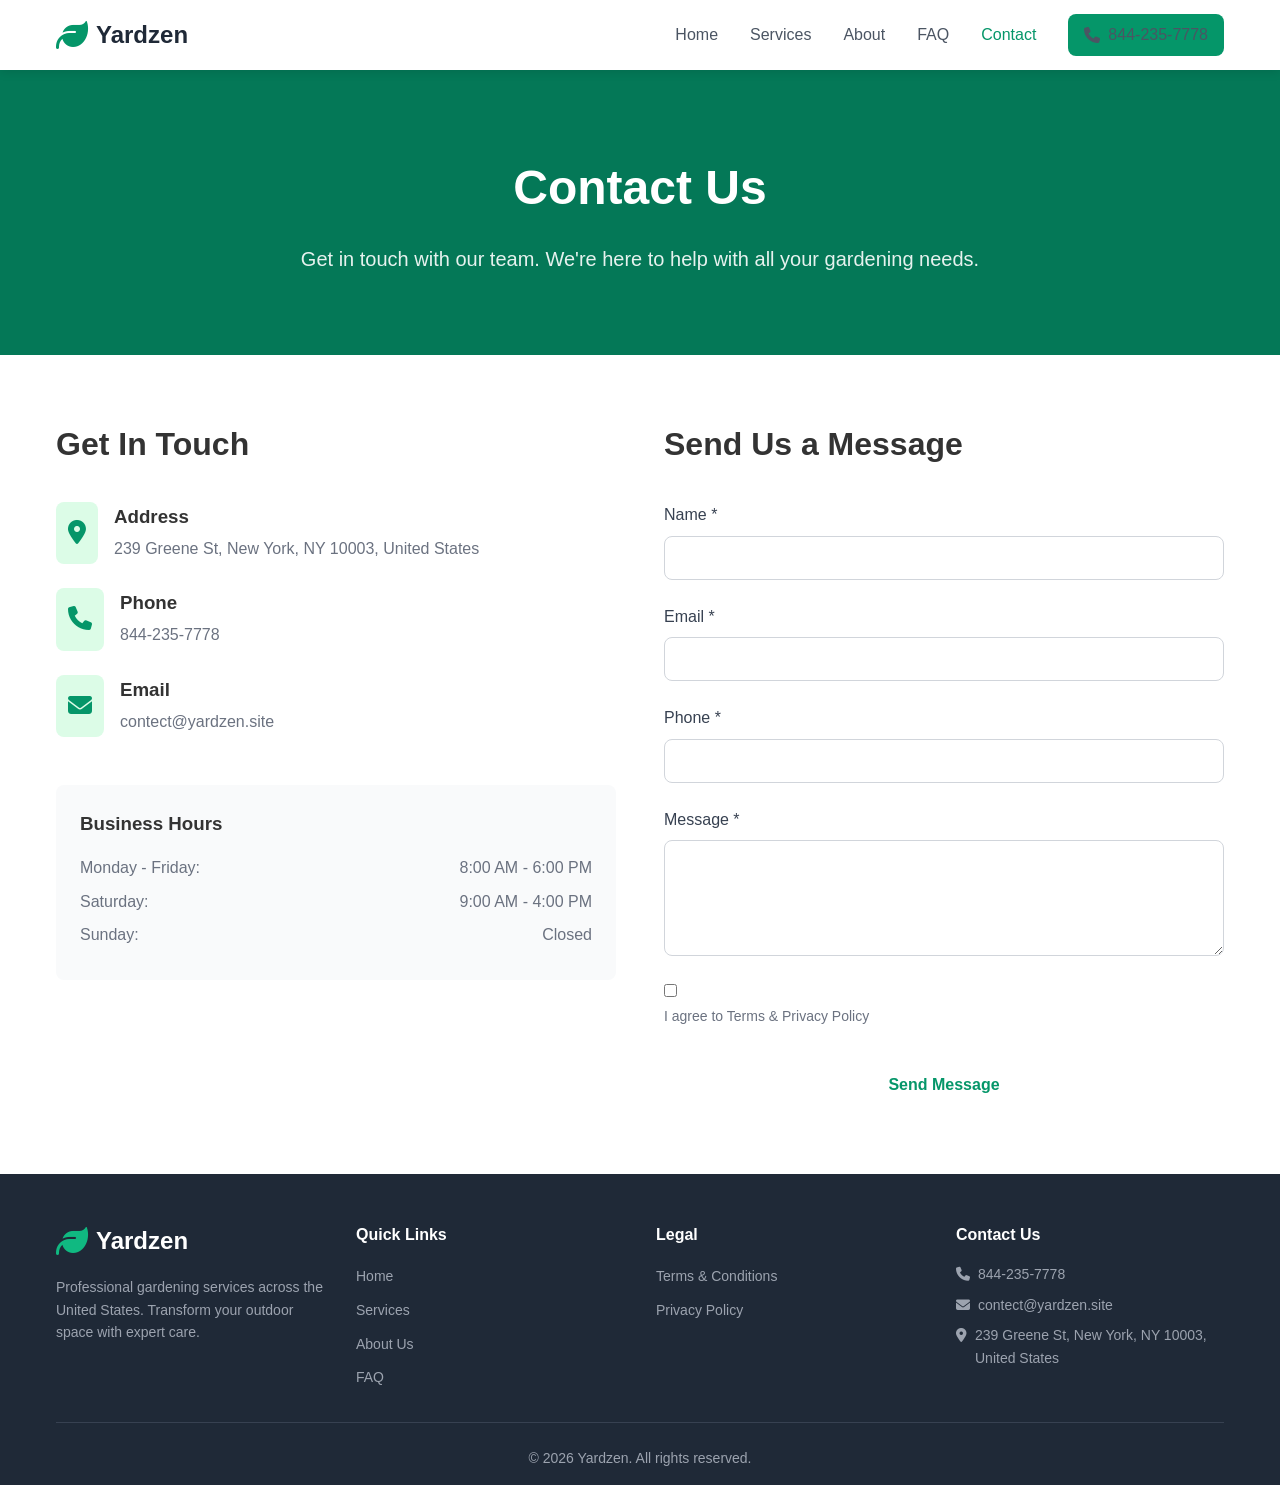
<file: contact.html>
<!DOCTYPE html>
<html lang="en">
<head>
    <meta charset="UTF-8">
    <meta name="viewport" content="width=device-width, initial-scale=1.0">
    <title>Contact Us - Yardzen</title>
    <link rel="stylesheet" href="styles.css">
    <link rel="stylesheet" href="https://cdnjs.cloudflare.com/ajax/libs/font-awesome/6.4.0/css/all.min.css">
</head>
<body>
    <!-- Navigation -->
    <nav class="navbar">
        <div class="nav-container">
            <a href="index.html" class="logo">
                <i class="fas fa-leaf"></i>
                <span>Yardzen</span>
            </a>
            <ul class="nav-links" id="navLinks">
                <li><a href="index.html">Home</a></li>
                <li><a href="services.html">Services</a></li>
                <li><a href="about.html">About</a></li>
                <li><a href="faq.html">FAQ</a></li>
                <li><a href="contact.html" class="active">Contact</a></li>
                <li class="nav-cta">
                    <a href="tel:8442357778" class="btn-call">
                        <i class="fas fa-phone"></i>
                        844-235-7778
                    </a>
                </li>
            </ul>
            <button class="mobile-menu-btn" id="mobileMenuBtn">
                <i class="fas fa-bars"></i>
            </button>
        </div>
    </nav>

    <!-- Page Header -->
    <section class="page-header">
        <div class="page-header-content">
            <h1>Contact Us</h1>
            <p>Get in touch with our team. We're here to help with all your gardening needs.</p>
        </div>
    </section>

    <!-- Contact Section -->
    <section class="section bg-white">
        <div class="container">
            <div class="contact-grid">
                <!-- Contact Information -->
                <div class="contact-info-section">
                    <h2>Get In Touch</h2>
                    
                    <div class="contact-item">
                        <div class="contact-icon">
                            <i class="fas fa-map-marker-alt"></i>
                        </div>
                        <div>
                            <h3>Address</h3>
                            <p>239 Greene St, New York, NY 10003, United States</p>
                        </div>
                    </div>

                    <div class="contact-item">
                        <div class="contact-icon">
                            <i class="fas fa-phone"></i>
                        </div>
                        <div>
                            <h3>Phone</h3>
                            <a href="tel:8442357778">844-235-7778</a>
                        </div>
                    </div>

                    <div class="contact-item">
                        <div class="contact-icon">
                            <i class="fas fa-envelope"></i>
                        </div>
                        <div>
                            <h3>Email</h3>
                            <a href="mailto:contect@yardzen.site">contect@yardzen.site</a>
                        </div>
                    </div>

                    <!-- Business Hours -->
                    <div class="business-hours">
                        <h3>Business Hours</h3>
                        <div class="hours-row">
                            <span>Monday - Friday:</span>
                            <span>8:00 AM - 6:00 PM</span>
                        </div>
                        <div class="hours-row">
                            <span>Saturday:</span>
                            <span>9:00 AM - 4:00 PM</span>
                        </div>
                        <div class="hours-row">
                            <span>Sunday:</span>
                            <span>Closed</span>
                        </div>
                    </div>
                </div>

                <!-- Contact Form -->
                <div class="contact-form-section">
                    <h2>Send Us a Message</h2>
                    
                    <form id="contactForm" class="quote-form">
                        <div class="form-group">
                            <label for="name">Name *</label>
                            <input type="text" id="name" name="name" required>
                        </div>

                        <div class="form-group">
                            <label for="email">Email *</label>
                            <input type="email" id="email" name="email" required>
                        </div>

                        <div class="form-group">
                            <label for="phone">Phone *</label>
                            <input type="tel" id="phone" name="phone" required>
                        </div>

                        <div class="form-group">
                            <label for="message">Message *</label>
                            <textarea id="message" name="message" rows="5" required></textarea>
                        </div>

                        <div class="form-group checkbox-group">
                            <input type="checkbox" id="terms" name="terms" required>
                            <label for="terms">I agree to Terms & Privacy Policy</label>
                        </div>

                        <button type="submit" class="btn btn-primary btn-block">Send Message</button>
                    </form>

                    <div id="contactSuccess" class="form-success" style="display: none;">
                        <div class="success-icon">✓</div>
                        <p class="success-title">Thank you for contacting us!</p>
                        <p class="success-message">We'll get back to you as soon as possible.</p>
                    </div>
                </div>
            </div>
        </div>
    </section>

    <!-- Footer -->
    <footer class="footer">
        <div class="container">
            <div class="footer-grid">
                <div class="footer-col">
                    <div class="footer-logo">
                        <i class="fas fa-leaf"></i>
                        <span>Yardzen</span>
                    </div>
                    <p>Professional gardening services across the United States. Transform your outdoor space with expert care.</p>
                </div>
                <div class="footer-col">
                    <h4>Quick Links</h4>
                    <ul>
                        <li><a href="index.html">Home</a></li>
                        <li><a href="services.html">Services</a></li>
                        <li><a href="about.html">About Us</a></li>
                        <li><a href="faq.html">FAQ</a></li>
                    </ul>
                </div>
                <div class="footer-col">
                    <h4>Legal</h4>
                    <ul>
                        <li><a href="terms.html">Terms & Conditions</a></li>
                        <li><a href="privacy.html">Privacy Policy</a></li>
                    </ul>
                </div>
                <div class="footer-col">
                    <h4>Contact Us</h4>
                    <ul class="contact-info">
                        <li><i class="fas fa-phone"></i> <a href="tel:8442357778">844-235-7778</a></li>
                        <li><i class="fas fa-envelope"></i> <a href="mailto:contect@yardzen.site">contect@yardzen.site</a></li>
                        <li><i class="fas fa-map-marker-alt"></i> 239 Greene St, New York, NY 10003, United States</li>
                    </ul>
                </div>
            </div>
            <div class="footer-bottom">
                <p>&copy; 2026 Yardzen. All rights reserved.</p>
            </div>
        </div>
    </footer>

    <!-- Sticky Call Button (Mobile) -->
    <a href="tel:8442357778" class="sticky-call-btn" aria-label="Call us">
        <i class="fas fa-phone"></i>
    </a>

    <script src="script.js"></script>
</body>
</html>
</file>
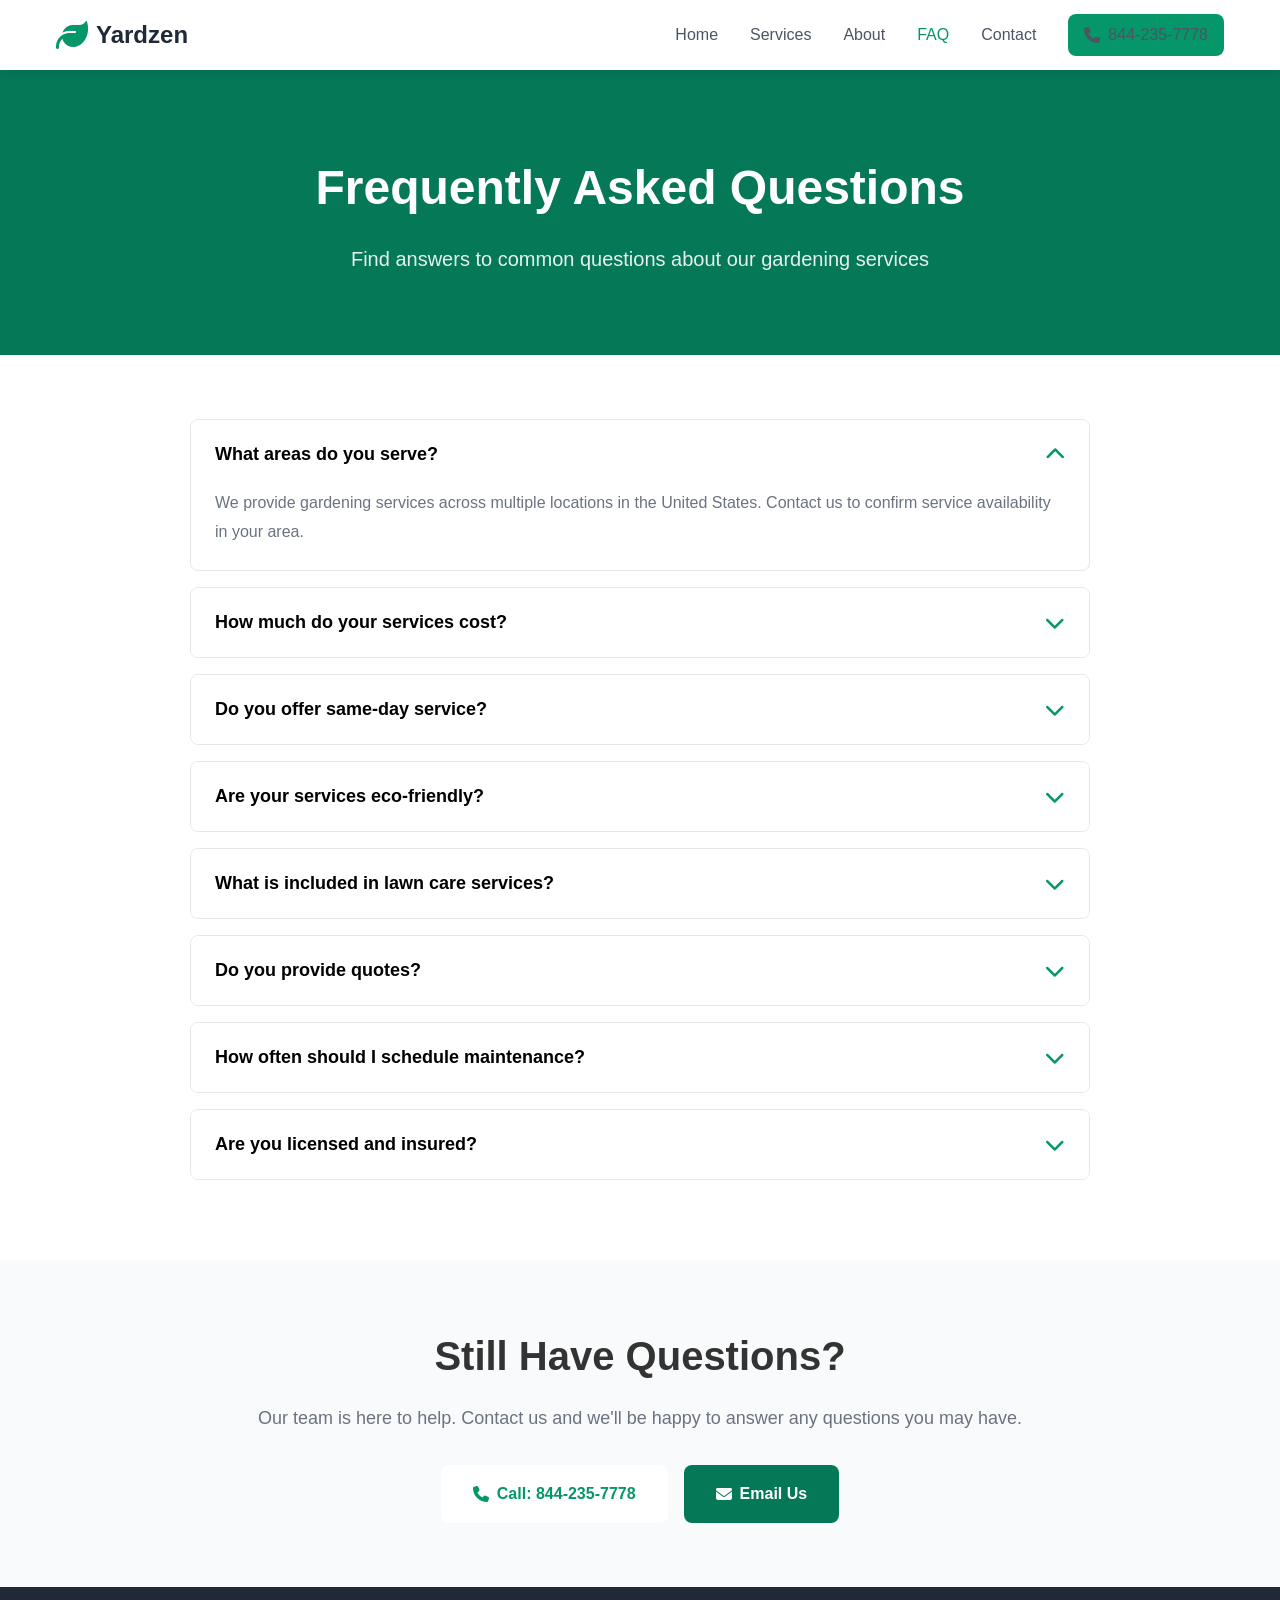
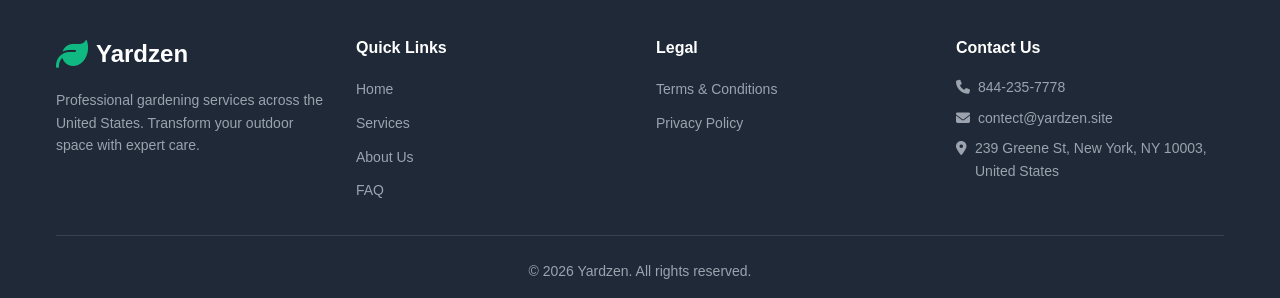
<file: faq.html>
<!DOCTYPE html>
<html lang="en">
<head>
    <meta charset="UTF-8">
    <meta name="viewport" content="width=device-width, initial-scale=1.0">
    <title>FAQ - Yardzen</title>
    <link rel="stylesheet" href="styles.css">
    <link rel="stylesheet" href="https://cdnjs.cloudflare.com/ajax/libs/font-awesome/6.4.0/css/all.min.css">
</head>
<body>
    <!-- Navigation -->
    <nav class="navbar">
        <div class="nav-container">
            <a href="index.html" class="logo">
                <i class="fas fa-leaf"></i>
                <span>Yardzen</span>
            </a>
            <ul class="nav-links" id="navLinks">
                <li><a href="index.html">Home</a></li>
                <li><a href="services.html">Services</a></li>
                <li><a href="about.html">About</a></li>
                <li><a href="faq.html" class="active">FAQ</a></li>
                <li><a href="contact.html">Contact</a></li>
                <li class="nav-cta">
                    <a href="tel:8442357778" class="btn-call">
                        <i class="fas fa-phone"></i>
                        844-235-7778
                    </a>
                </li>
            </ul>
            <button class="mobile-menu-btn" id="mobileMenuBtn">
                <i class="fas fa-bars"></i>
            </button>
        </div>
    </nav>

    <!-- Page Header -->
    <section class="page-header">
        <div class="page-header-content">
            <h1>Frequently Asked Questions</h1>
            <p>Find answers to common questions about our gardening services</p>
        </div>
    </section>

    <!-- FAQ Section -->
    <section class="section bg-white">
        <div class="faq-container">
            <!-- FAQ Item 1 -->
            <div class="faq-item active">
                <button class="faq-question">
                    <span>What areas do you serve?</span>
                    <i class="fas fa-chevron-down faq-icon"></i>
                </button>
                <div class="faq-answer">
                    <div class="faq-answer-content">
                        We provide gardening services across multiple locations in the United States. Contact us to confirm service availability in your area.
                    </div>
                </div>
            </div>

            <!-- FAQ Item 2 -->
            <div class="faq-item">
                <button class="faq-question">
                    <span>How much do your services cost?</span>
                    <i class="fas fa-chevron-down faq-icon"></i>
                </button>
                <div class="faq-answer">
                    <div class="faq-answer-content">
                        Pricing depends on yard size and service type. Our basic yard care starts at $79, standard garden maintenance at $149, and premium landscaping packages at $399. Contact us for a customized quote based on your specific needs.
                    </div>
                </div>
            </div>

            <!-- FAQ Item 3 -->
            <div class="faq-item">
                <button class="faq-question">
                    <span>Do you offer same-day service?</span>
                    <i class="fas fa-chevron-down faq-icon"></i>
                </button>
                <div class="faq-answer">
                    <div class="faq-answer-content">
                        Availability may vary depending on our current schedule and your location. However, we aim for fast scheduling and will do our best to accommodate urgent requests. Please call us at 844-235-7778 to discuss your timeline.
                    </div>
                </div>
            </div>

            <!-- FAQ Item 4 -->
            <div class="faq-item">
                <button class="faq-question">
                    <span>Are your services eco-friendly?</span>
                    <i class="fas fa-chevron-down faq-icon"></i>
                </button>
                <div class="faq-answer">
                    <div class="faq-answer-content">
                        Yes, we use environmentally safe practices whenever possible. This includes organic fertilizers, water-efficient irrigation systems, and sustainable landscaping techniques that minimize environmental impact.
                    </div>
                </div>
            </div>

            <!-- FAQ Item 5 -->
            <div class="faq-item">
                <button class="faq-question">
                    <span>What is included in lawn care services?</span>
                    <i class="fas fa-chevron-down faq-icon"></i>
                </button>
                <div class="faq-answer">
                    <div class="faq-answer-content">
                        Our lawn care services include regular mowing, edge trimming, fertilization, weed control, and general maintenance to keep your lawn healthy and beautiful throughout the year.
                    </div>
                </div>
            </div>

            <!-- FAQ Item 6 -->
            <div class="faq-item">
                <button class="faq-question">
                    <span>Do you provide quotes?</span>
                    <i class="fas fa-chevron-down faq-icon"></i>
                </button>
                <div class="faq-answer">
                    <div class="faq-answer-content">
                        Yes! We offer no-obligation quotes for all our services. You can request a quote through our contact form, by email, or by calling us directly.
                    </div>
                </div>
            </div>

            <!-- FAQ Item 7 -->
            <div class="faq-item">
                <button class="faq-question">
                    <span>How often should I schedule maintenance?</span>
                    <i class="fas fa-chevron-down faq-icon"></i>
                </button>
                <div class="faq-answer">
                    <div class="faq-answer-content">
                        The frequency depends on your specific needs and the season. Most clients benefit from weekly or bi-weekly lawn care during growing season, with seasonal cleanups and periodic tree/shrub maintenance.
                    </div>
                </div>
            </div>

            <!-- FAQ Item 8 -->
            <div class="faq-item">
                <button class="faq-question">
                    <span>Are you licensed and insured?</span>
                    <i class="fas fa-chevron-down faq-icon"></i>
                </button>
                <div class="faq-answer">
                    <div class="faq-answer-content">
                        Yes, Yardzen is fully licensed and insured. We maintain comprehensive liability coverage to protect both our team and your property.
                    </div>
                </div>
            </div>
        </div>
    </section>

    <!-- CTA Section -->
    <section class="section bg-gray">
        <div class="container text-center">
            <h2 class="section-title">Still Have Questions?</h2>
            <p style="font-size: 1.125rem; color: #6b7280; margin-bottom: 2rem;">
                Our team is here to help. Contact us and we'll be happy to answer any questions you may have.
            </p>
            <div class="cta-buttons">
                <a href="tel:8442357778" class="btn btn-primary">
                    <i class="fas fa-phone"></i> Call: 844-235-7778
                </a>
                <a href="mailto:contect@yardzen.site" class="btn btn-secondary">
                    <i class="fas fa-envelope"></i> Email Us
                </a>
            </div>
        </div>
    </section>

    <!-- Footer -->
    <footer class="footer">
        <div class="container">
            <div class="footer-grid">
                <div class="footer-col">
                    <div class="footer-logo">
                        <i class="fas fa-leaf"></i>
                        <span>Yardzen</span>
                    </div>
                    <p>Professional gardening services across the United States. Transform your outdoor space with expert care.</p>
                </div>
                <div class="footer-col">
                    <h4>Quick Links</h4>
                    <ul>
                        <li><a href="index.html">Home</a></li>
                        <li><a href="services.html">Services</a></li>
                        <li><a href="about.html">About Us</a></li>
                        <li><a href="faq.html">FAQ</a></li>
                    </ul>
                </div>
                <div class="footer-col">
                    <h4>Legal</h4>
                    <ul>
                        <li><a href="terms.html">Terms & Conditions</a></li>
                        <li><a href="privacy.html">Privacy Policy</a></li>
                    </ul>
                </div>
                <div class="footer-col">
                    <h4>Contact Us</h4>
                    <ul class="contact-info">
                        <li><i class="fas fa-phone"></i> <a href="tel:8442357778">844-235-7778</a></li>
                        <li><i class="fas fa-envelope"></i> <a href="mailto:contect@yardzen.site">contect@yardzen.site</a></li>
                        <li><i class="fas fa-map-marker-alt"></i> 239 Greene St, New York, NY 10003, United States</li>
                    </ul>
                </div>
            </div>
            <div class="footer-bottom">
                <p>&copy; 2026 Yardzen. All rights reserved.</p>
            </div>
        </div>
    </footer>

    <!-- Sticky Call Button (Mobile) -->
    <a href="tel:8442357778" class="sticky-call-btn" aria-label="Call us">
        <i class="fas fa-phone"></i>
    </a>

    <script src="script.js"></script>
</body>
</html>
</file>
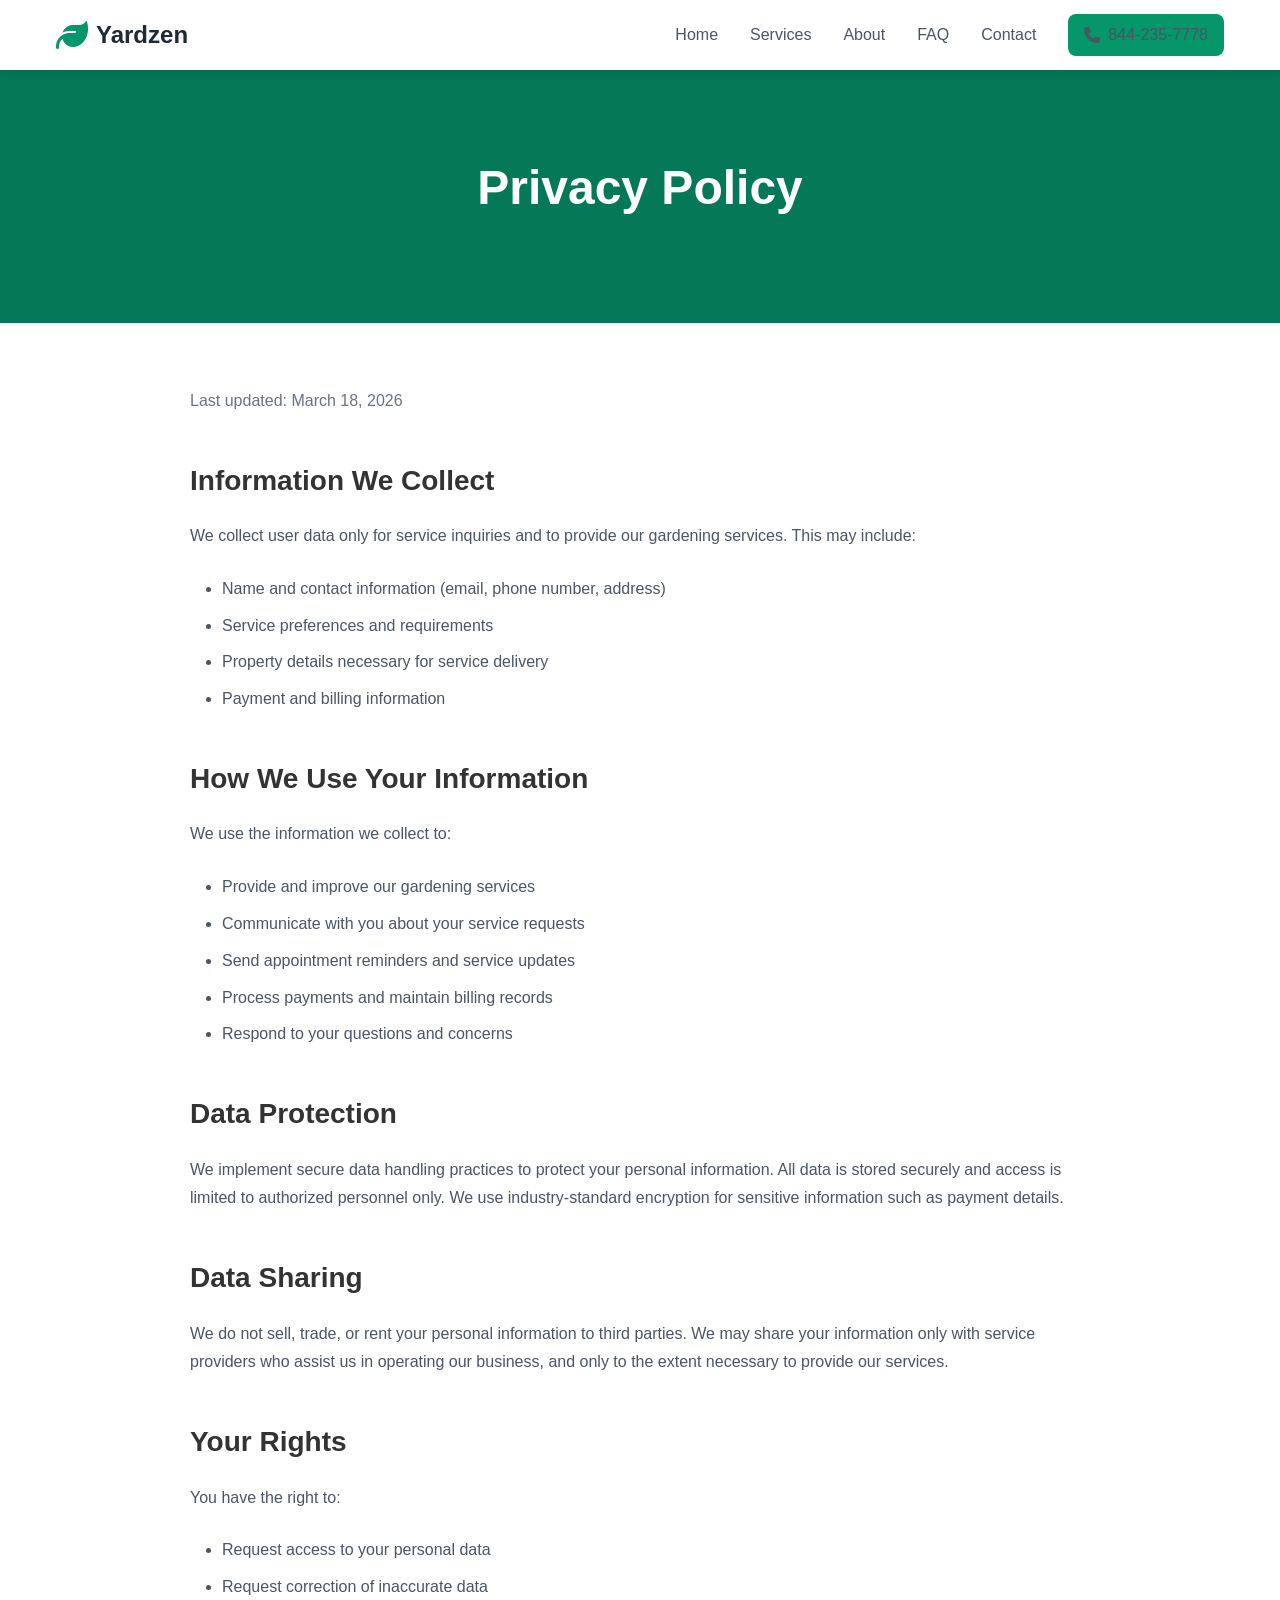
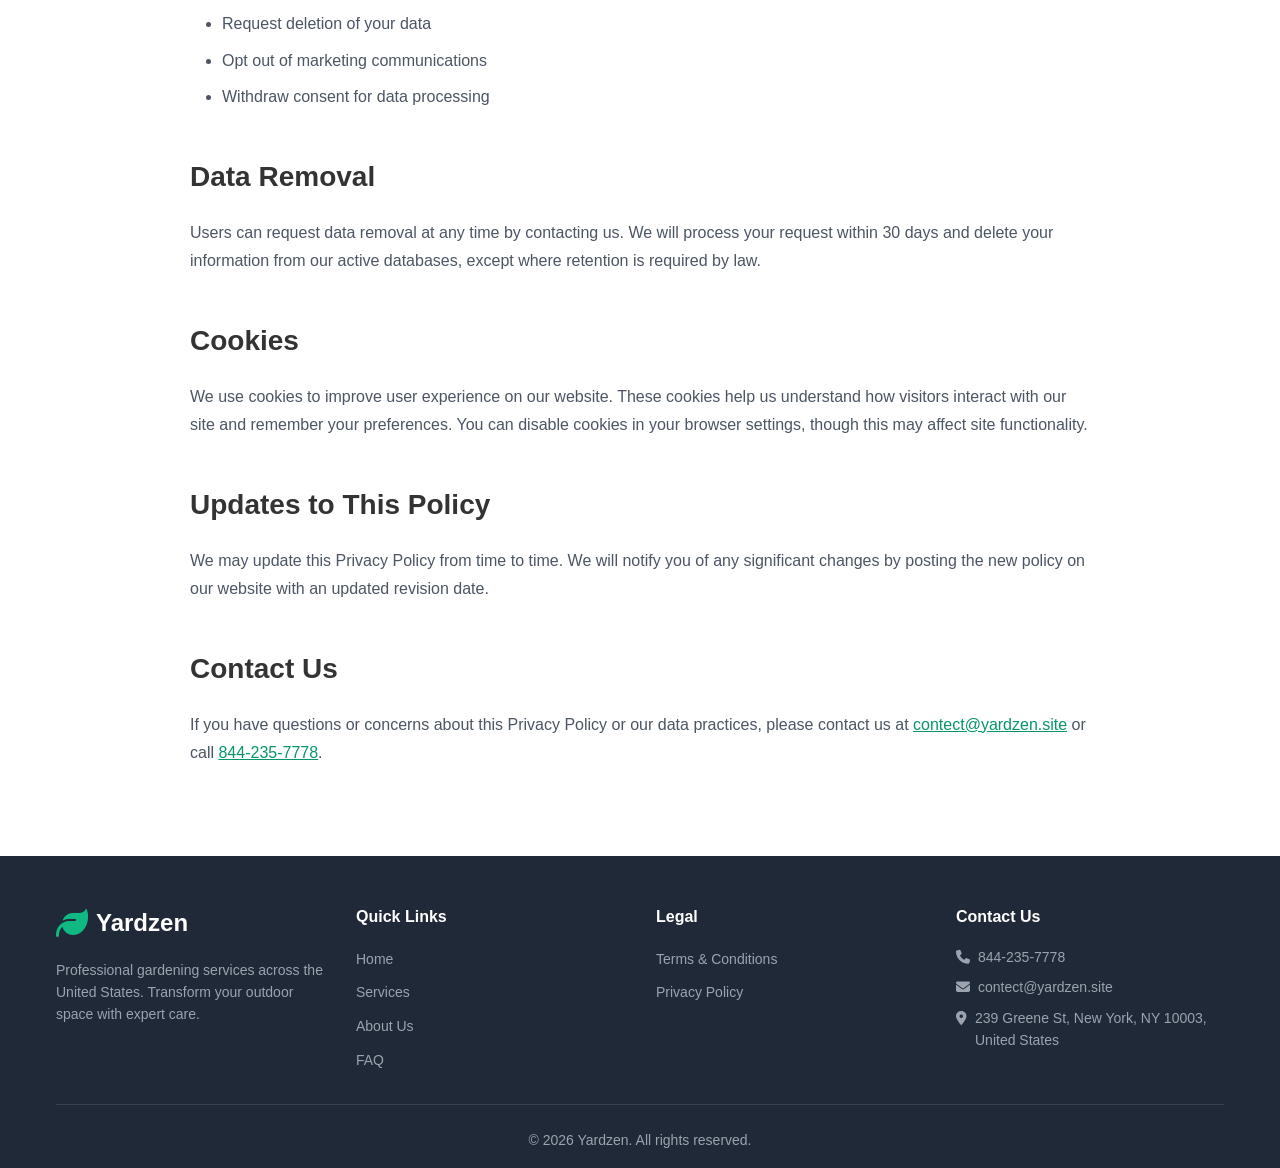
<file: privacy.html>
<!DOCTYPE html>
<html lang="en">
<head>
    <meta charset="UTF-8">
    <meta name="viewport" content="width=device-width, initial-scale=1.0">
    <title>Privacy Policy - Yardzen</title>
    <link rel="stylesheet" href="styles.css">
    <link rel="stylesheet" href="https://cdnjs.cloudflare.com/ajax/libs/font-awesome/6.4.0/css/all.min.css">
</head>
<body>
    <!-- Navigation -->
    <nav class="navbar">
        <div class="nav-container">
            <a href="index.html" class="logo">
                <i class="fas fa-leaf"></i>
                <span>Yardzen</span>
            </a>
            <ul class="nav-links" id="navLinks">
                <li><a href="index.html">Home</a></li>
                <li><a href="services.html">Services</a></li>
                <li><a href="about.html">About</a></li>
                <li><a href="faq.html">FAQ</a></li>
                <li><a href="contact.html">Contact</a></li>
                <li class="nav-cta">
                    <a href="tel:8442357778" class="btn-call">
                        <i class="fas fa-phone"></i>
                        844-235-7778
                    </a>
                </li>
            </ul>
            <button class="mobile-menu-btn" id="mobileMenuBtn">
                <i class="fas fa-bars"></i>
            </button>
        </div>
    </nav>

    <!-- Page Header -->
    <section class="page-header">
        <div class="page-header-content">
            <h1>Privacy Policy</h1>
        </div>
    </section>

    <!-- Content -->
    <section class="section bg-white">
        <div class="legal-content">
            <span class="date">Last updated: March 18, 2026</span>

            <h2>Information We Collect</h2>
            <p>
                We collect user data only for service inquiries and to provide our gardening
                services. This may include:
            </p>
            <ul>
                <li>Name and contact information (email, phone number, address)</li>
                <li>Service preferences and requirements</li>
                <li>Property details necessary for service delivery</li>
                <li>Payment and billing information</li>
            </ul>

            <h2>How We Use Your Information</h2>
            <p>We use the information we collect to:</p>
            <ul>
                <li>Provide and improve our gardening services</li>
                <li>Communicate with you about your service requests</li>
                <li>Send appointment reminders and service updates</li>
                <li>Process payments and maintain billing records</li>
                <li>Respond to your questions and concerns</li>
            </ul>

            <h2>Data Protection</h2>
            <p>
                We implement secure data handling practices to protect your personal information.
                All data is stored securely and access is limited to authorized personnel only. We
                use industry-standard encryption for sensitive information such as payment details.
            </p>

            <h2>Data Sharing</h2>
            <p>
                We do not sell, trade, or rent your personal information to third parties. We may
                share your information only with service providers who assist us in operating our
                business, and only to the extent necessary to provide our services.
            </p>

            <h2>Your Rights</h2>
            <p>You have the right to:</p>
            <ul>
                <li>Request access to your personal data</li>
                <li>Request correction of inaccurate data</li>
                <li>Request deletion of your data</li>
                <li>Opt out of marketing communications</li>
                <li>Withdraw consent for data processing</li>
            </ul>

            <h2>Data Removal</h2>
            <p>
                Users can request data removal at any time by contacting us. We will process your
                request within 30 days and delete your information from our active databases, except
                where retention is required by law.
            </p>

            <h2>Cookies</h2>
            <p>
                We use cookies to improve user experience on our website. These cookies help us
                understand how visitors interact with our site and remember your preferences. You
                can disable cookies in your browser settings, though this may affect site
                functionality.
            </p>

            <h2>Updates to This Policy</h2>
            <p>
                We may update this Privacy Policy from time to time. We will notify you of any
                significant changes by posting the new policy on our website with an updated
                revision date.
            </p>

            <h2>Contact Us</h2>
            <p>
                If you have questions or concerns about this Privacy Policy or our data practices,
                please contact us at
                <a href="mailto:contect@yardzen.site">contect@yardzen.site</a>
                or call
                <a href="tel:8442357778">844-235-7778</a>.
            </p>
        </div>
    </section>

    <!-- Footer -->
    <footer class="footer">
        <div class="container">
            <div class="footer-grid">
                <div class="footer-col">
                    <div class="footer-logo">
                        <i class="fas fa-leaf"></i>
                        <span>Yardzen</span>
                    </div>
                    <p>Professional gardening services across the United States. Transform your outdoor space with expert care.</p>
                </div>
                <div class="footer-col">
                    <h4>Quick Links</h4>
                    <ul>
                        <li><a href="index.html">Home</a></li>
                        <li><a href="services.html">Services</a></li>
                        <li><a href="about.html">About Us</a></li>
                        <li><a href="faq.html">FAQ</a></li>
                    </ul>
                </div>
                <div class="footer-col">
                    <h4>Legal</h4>
                    <ul>
                        <li><a href="terms.html">Terms & Conditions</a></li>
                        <li><a href="privacy.html">Privacy Policy</a></li>
                    </ul>
                </div>
                <div class="footer-col">
                    <h4>Contact Us</h4>
                    <ul class="contact-info">
                        <li><i class="fas fa-phone"></i> <a href="tel:8442357778">844-235-7778</a></li>
                        <li><i class="fas fa-envelope"></i> <a href="mailto:contect@yardzen.site">contect@yardzen.site</a></li>
                        <li><i class="fas fa-map-marker-alt"></i> 239 Greene St, New York, NY 10003, United States</li>
                    </ul>
                </div>
            </div>
            <div class="footer-bottom">
                <p>&copy; 2026 Yardzen. All rights reserved.</p>
            </div>
        </div>
    </footer>

    <!-- Sticky Call Button (Mobile) -->
    <a href="tel:8442357778" class="sticky-call-btn" aria-label="Call us">
        <i class="fas fa-phone"></i>
    </a>

    <script src="script.js"></script>
</body>
</html>
</file>
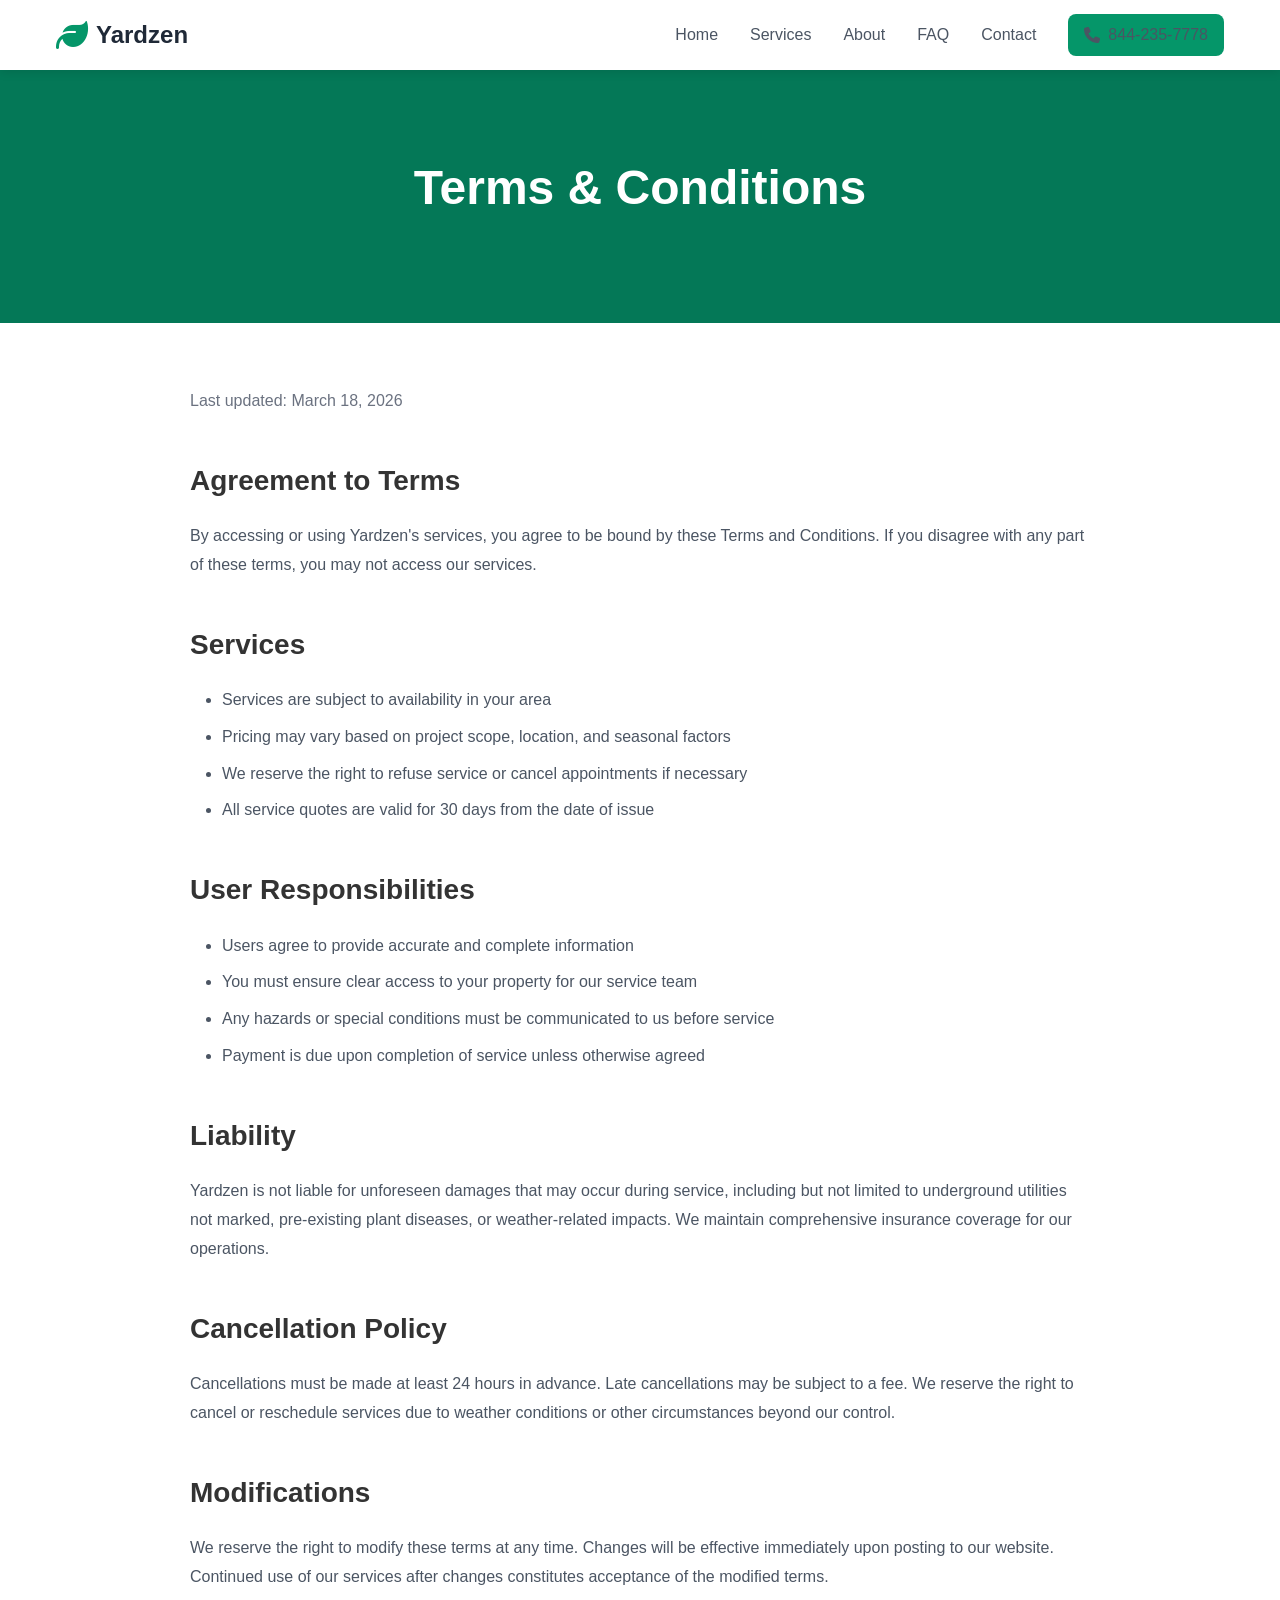
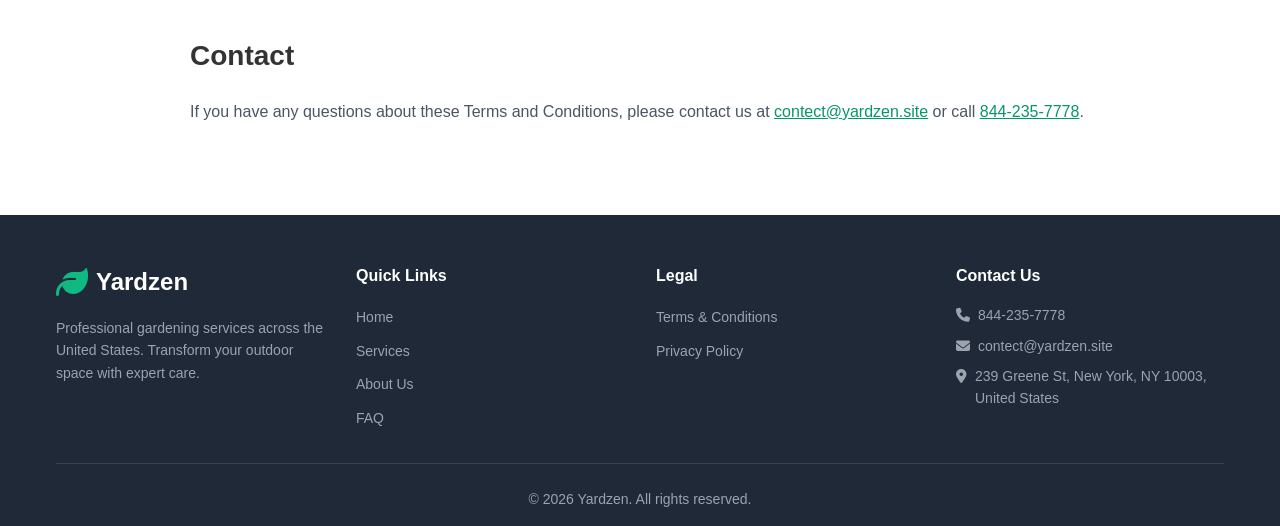
<file: terms.html>
<!DOCTYPE html>
<html lang="en">
<head>
    <meta charset="UTF-8">
    <meta name="viewport" content="width=device-width, initial-scale=1.0">
    <title>Terms & Conditions - Yardzen</title>
    <link rel="stylesheet" href="styles.css">
    <link rel="stylesheet" href="https://cdnjs.cloudflare.com/ajax/libs/font-awesome/6.4.0/css/all.min.css">
</head>
<body>
    <!-- Navigation -->
    <nav class="navbar">
        <div class="nav-container">
            <a href="index.html" class="logo">
                <i class="fas fa-leaf"></i>
                <span>Yardzen</span>
            </a>
            <ul class="nav-links" id="navLinks">
                <li><a href="index.html">Home</a></li>
                <li><a href="services.html">Services</a></li>
                <li><a href="about.html">About</a></li>
                <li><a href="faq.html">FAQ</a></li>
                <li><a href="contact.html">Contact</a></li>
                <li class="nav-cta">
                    <a href="tel:8442357778" class="btn-call">
                        <i class="fas fa-phone"></i>
                        844-235-7778
                    </a>
                </li>
            </ul>
            <button class="mobile-menu-btn" id="mobileMenuBtn">
                <i class="fas fa-bars"></i>
            </button>
        </div>
    </nav>

    <!-- Page Header -->
    <section class="page-header">
        <div class="page-header-content">
            <h1>Terms & Conditions</h1>
        </div>
    </section>

    <!-- Content -->
    <section class="section bg-white">
        <div class="legal-content">
            <span class="date">Last updated: March 18, 2026</span>

            <h2>Agreement to Terms</h2>
            <p>
                By accessing or using Yardzen's services, you agree to be bound by these Terms and
                Conditions. If you disagree with any part of these terms, you may not access our
                services.
            </p>

            <h2>Services</h2>
            <ul>
                <li>Services are subject to availability in your area</li>
                <li>Pricing may vary based on project scope, location, and seasonal factors</li>
                <li>We reserve the right to refuse service or cancel appointments if necessary</li>
                <li>All service quotes are valid for 30 days from the date of issue</li>
            </ul>

            <h2>User Responsibilities</h2>
            <ul>
                <li>Users agree to provide accurate and complete information</li>
                <li>You must ensure clear access to your property for our service team</li>
                <li>Any hazards or special conditions must be communicated to us before service</li>
                <li>Payment is due upon completion of service unless otherwise agreed</li>
            </ul>

            <h2>Liability</h2>
            <p>
                Yardzen is not liable for unforeseen damages that may occur during service,
                including but not limited to underground utilities not marked, pre-existing plant
                diseases, or weather-related impacts. We maintain comprehensive insurance coverage
                for our operations.
            </p>

            <h2>Cancellation Policy</h2>
            <p>
                Cancellations must be made at least 24 hours in advance. Late cancellations may be
                subject to a fee. We reserve the right to cancel or reschedule services due to
                weather conditions or other circumstances beyond our control.
            </p>

            <h2>Modifications</h2>
            <p>
                We reserve the right to modify these terms at any time. Changes will be effective
                immediately upon posting to our website. Continued use of our services after changes
                constitutes acceptance of the modified terms.
            </p>

            <h2>Contact</h2>
            <p>
                If you have any questions about these Terms and Conditions, please contact us at
                <a href="mailto:contect@yardzen.site">contect@yardzen.site</a>
                or call
                <a href="tel:8442357778">844-235-7778</a>.
            </p>
        </div>
    </section>

    <!-- Footer -->
    <footer class="footer">
        <div class="container">
            <div class="footer-grid">
                <div class="footer-col">
                    <div class="footer-logo">
                        <i class="fas fa-leaf"></i>
                        <span>Yardzen</span>
                    </div>
                    <p>Professional gardening services across the United States. Transform your outdoor space with expert care.</p>
                </div>
                <div class="footer-col">
                    <h4>Quick Links</h4>
                    <ul>
                        <li><a href="index.html">Home</a></li>
                        <li><a href="services.html">Services</a></li>
                        <li><a href="about.html">About Us</a></li>
                        <li><a href="faq.html">FAQ</a></li>
                    </ul>
                </div>
                <div class="footer-col">
                    <h4>Legal</h4>
                    <ul>
                        <li><a href="terms.html">Terms & Conditions</a></li>
                        <li><a href="privacy.html">Privacy Policy</a></li>
                    </ul>
                </div>
                <div class="footer-col">
                    <h4>Contact Us</h4>
                    <ul class="contact-info">
                        <li><i class="fas fa-phone"></i> <a href="tel:8442357778">844-235-7778</a></li>
                        <li><i class="fas fa-envelope"></i> <a href="mailto:contect@yardzen.site">contect@yardzen.site</a></li>
                        <li><i class="fas fa-map-marker-alt"></i> 239 Greene St, New York, NY 10003, United States</li>
                    </ul>
                </div>
            </div>
            <div class="footer-bottom">
                <p>&copy; 2026 Yardzen. All rights reserved.</p>
            </div>
        </div>
    </footer>

    <!-- Sticky Call Button (Mobile) -->
    <a href="tel:8442357778" class="sticky-call-btn" aria-label="Call us">
        <i class="fas fa-phone"></i>
    </a>

    <script src="script.js"></script>
</body>
</html>
</file>
<file: styles.css>
/* Reset and Base Styles */
* {
    margin: 0;
    padding: 0;
    box-sizing: border-box;
}

body {
    font-family: -apple-system, BlinkMacSystemFont, 'Segoe UI', Roboto, 'Helvetica Neue', Arial, sans-serif;
    line-height: 1.6;
    color: #333;
}

img {
    max-width: 100%;
    height: auto;
    display: block;
}

a {
    text-decoration: none;
    color: inherit;
}

ul {
    list-style: none;
}

/* Utility Classes */
.container {
    max-width: 1200px;
    margin: 0 auto;
    padding: 0 1rem;
}

.container-small {
    max-width: 800px;
    margin: 0 auto;
    padding: 0 1rem;
}

.text-center {
    text-align: center;
}

.text-white {
    color: white;
}

.bg-white {
    background-color: #fff;
}

.bg-gray {
    background-color: #f9fafb;
}

.bg-green {
    background: linear-gradient(135deg, #059669 0%, #047857 100%);
}

/* Navigation */
.navbar {
    background: white;
    box-shadow: 0 2px 10px rgba(0,0,0,0.1);
    position: sticky;
    top: 0;
    z-index: 1000;
}

.nav-container {
    max-width: 1200px;
    margin: 0 auto;
    padding: 0 1rem;
    display: flex;
    justify-content: space-between;
    align-items: center;
    height: 70px;
}

.logo {
    display: flex;
    align-items: center;
    gap: 0.5rem;
    font-size: 1.5rem;
    font-weight: bold;
    color: #1f2937;
}

.logo i {
    color: #059669;
    font-size: 2rem;
}

.nav-links {
    display: flex;
    align-items: center;
    gap: 2rem;
}

.nav-links a {
    color: #4b5563;
    font-weight: 500;
    transition: color 0.3s;
}

.nav-links a:hover,
.nav-links a.active {
    color: #059669;
}

.btn-call {
    display: flex;
    align-items: center;
    gap: 0.5rem;
    background: #059669;
    color: white;
    padding: 0.5rem 1rem;
    border-radius: 0.5rem;
    transition: background 0.3s;
}

.btn-call:hover {
    background: #047857;
}

.mobile-menu-btn {
    display: none;
    background: none;
    border: none;
    font-size: 1.5rem;
    cursor: pointer;
    color: #1f2937;
}

/* Hero Section */
.hero {
    position: relative;
    min-height: 600px;
    display: flex;
    align-items: center;
    justify-content: center;
    color: white;
    overflow: hidden;
}

.hero-bg {
    position: absolute;
    top: 0;
    left: 0;
    width: 100%;
    height: 100%;
    object-fit: cover;
    opacity: 0.2;
}

.hero-overlay {
    position: absolute;
    top: 0;
    left: 0;
    width: 100%;
    height: 100%;
    background: linear-gradient(135deg, #059669 0%, #047857 100%);
}

.hero-content {
    position: relative;
    z-index: 1;
    max-width: 900px;
    padding: 2rem;
}

.hero h1 {
    font-size: 3rem;
    font-weight: bold;
    margin-bottom: 1.5rem;
    line-height: 1.2;
}

.hero-subtitle {
    font-size: 1.5rem;
    margin-bottom: 2rem;
    color: rgba(255,255,255,0.9);
}

.hero-buttons {
    display: flex;
    gap: 1rem;
    flex-wrap: wrap;
}

/* Buttons */
.btn {
    display: inline-flex;
    align-items: center;
    gap: 0.5rem;
    padding: 1rem 2rem;
    border-radius: 0.5rem;
    font-weight: 600;
    transition: all 0.3s;
    cursor: pointer;
    border: none;
    font-size: 1rem;
    text-align: center;
    justify-content: center;
}

.btn-primary {
    background: white;
    color: #059669;
}

.btn-primary:hover {
    background: #f0fdf4;
}

.btn-secondary {
    background: #047857;
    color: white;
}

.btn-secondary:hover {
    background: #065f46;
}

.btn-white {
    background: white;
    color: #059669;
}

.btn-white:hover {
    background: #f0fdf4;
}

.btn-outline {
    background: #059669;
    color: white;
    border: 2px solid #059669;
}

.btn-outline:hover {
    background: #047857;
}

.btn-block {
    width: 100%;
}

/* Sections */
.section {
    padding: 4rem 0;
}

.section-title {
    font-size: 2.5rem;
    font-weight: bold;
    text-align: center;
    margin-bottom: 1rem;
}

.section-subtitle {
    text-align: center;
    color: #6b7280;
    margin-bottom: 3rem;
    max-width: 700px;
    margin-left: auto;
    margin-right: auto;
}

/* Benefits Grid */
.benefits-grid {
    display: grid;
    grid-template-columns: repeat(auto-fit, minmax(300px, 1fr));
    gap: 1.5rem;
    margin-top: 3rem;
}

.benefit-card {
    display: flex;
    align-items: flex-start;
    gap: 1rem;
    padding: 1.5rem;
    background: #f0fdf4;
    border-radius: 0.5rem;
}

.benefit-card i {
    color: #059669;
    font-size: 1.5rem;
    flex-shrink: 0;
}

/* Services Grid */
.services-grid {
    display: grid;
    grid-template-columns: repeat(auto-fit, minmax(300px, 1fr));
    gap: 2rem;
    margin-bottom: 2rem;
}

.service-card {
    background: white;
    border-radius: 0.5rem;
    overflow: hidden;
    box-shadow: 0 4px 6px rgba(0,0,0,0.1);
    transition: transform 0.3s, box-shadow 0.3s;
}

.service-card:hover {
    transform: translateY(-5px);
    box-shadow: 0 10px 20px rgba(0,0,0,0.15);
}

.service-card img {
    width: 100%;
    height: 200px;
    object-fit: cover;
    transition: transform 0.3s;
}

.service-card:hover img {
    transform: scale(1.05);
}

.service-card-content {
    padding: 1.5rem;
}

.service-card-content i {
    color: #059669;
    font-size: 2rem;
    margin-bottom: 1rem;
}

.service-card-content h3 {
    font-size: 1.25rem;
    margin-bottom: 0.5rem;
}

.service-card-content p {
    color: #6b7280;
}

/* Pricing Grid */
.pricing-grid {
    display: grid;
    grid-template-columns: repeat(auto-fit, minmax(280px, 1fr));
    gap: 2rem;
    margin-bottom: 2rem;
}

.pricing-card {
    background: #f9fafb;
    padding: 2rem;
    border-radius: 0.5rem;
    position: relative;
}

.pricing-card.popular {
    background: #059669;
    color: white;
    transform: scale(1.05);
    box-shadow: 0 10px 30px rgba(5, 150, 105, 0.3);
}

.popular-badge {
    background: white;
    color: #059669;
    padding: 0.5rem 1rem;
    border-radius: 2rem;
    font-size: 0.875rem;
    font-weight: bold;
    text-align: center;
    margin-bottom: 1rem;
}

.pricing-card h3 {
    font-size: 1.5rem;
    margin-bottom: 1rem;
}

.price {
    margin-bottom: 2rem;
    color: #6b7280;
}

.pricing-card.popular .price {
    color: rgba(255,255,255,0.9);
}

.price .amount {
    font-size: 3rem;
    font-weight: bold;
    color: #1f2937;
}

.pricing-card.popular .price .amount {
    color: white;
}

.features {
    margin-bottom: 2rem;
}

.features li {
    display: flex;
    align-items: center;
    gap: 0.5rem;
    margin-bottom: 0.75rem;
}

.features i {
    color: #059669;
}

.pricing-card.popular .features i {
    color: white;
}

.pricing-note {
    color: #6b7280;
    margin-top: 2rem;
}

.pricing-note a {
    color: #059669;
    text-decoration: underline;
}

/* Testimonials */
.testimonials-grid {
    display: grid;
    grid-template-columns: repeat(auto-fit, minmax(300px, 1fr));
    gap: 2rem;
    max-width: 900px;
    margin: 0 auto;
}

.testimonial-card {
    background: white;
    padding: 2rem;
    border-radius: 0.5rem;
    box-shadow: 0 4px 6px rgba(0,0,0,0.1);
}

.testimonial-text {
    font-size: 1.125rem;
    font-style: italic;
    color: #4b5563;
    margin-bottom: 1rem;
}

.testimonial-author {
    font-weight: 600;
}

/* Forms */
.form-container {
    background: #f9fafb;
    padding: 2rem;
    border-radius: 0.5rem;
    box-shadow: 0 4px 6px rgba(0,0,0,0.1);
}

.quote-form,
.popup-form {
    display: flex;
    flex-direction: column;
    gap: 1.5rem;
}

.form-group {
    display: flex;
    flex-direction: column;
}

.form-group label {
    font-weight: 500;
    margin-bottom: 0.5rem;
    color: #374151;
}

.form-group input,
.form-group select,
.form-group textarea {
    padding: 0.75rem;
    border: 1px solid #d1d5db;
    border-radius: 0.5rem;
    font-size: 1rem;
    transition: border-color 0.3s, box-shadow 0.3s;
}

.form-group input:focus,
.form-group select:focus,
.form-group textarea:focus {
    outline: none;
    border-color: #059669;
    box-shadow: 0 0 0 3px rgba(5, 150, 105, 0.1);
}

.checkbox-group {
    display: flex;
    align-items: flex-start;
    gap: 0.5rem;
}

.checkbox-group input[type="checkbox"] {
    margin-top: 0.25rem;
    width: auto;
}

.checkbox-group label {
    font-size: 0.875rem;
    color: #6b7280;
}

.form-success {
    background: #f0fdf4;
    border: 1px solid #86efac;
    padding: 3rem 2rem;
    border-radius: 0.5rem;
    text-align: center;
}

.success-icon {
    font-size: 4rem;
    color: #059669;
    margin-bottom: 1rem;
}

.success-title {
    font-size: 1.25rem;
    font-weight: 600;
    color: #166534;
    margin-bottom: 0.5rem;
}

.success-message {
    color: #16a34a;
}

/* CTA Section */
.cta-buttons {
    display: flex;
    gap: 1rem;
    justify-content: center;
    flex-wrap: wrap;
    margin-top: 2rem;
}

/* Footer */
.footer {
    background: #1f2937;
    color: white;
    padding: 3rem 0 1rem;
}

.footer-grid {
    display: grid;
    grid-template-columns: repeat(auto-fit, minmax(250px, 1fr));
    gap: 2rem;
    margin-bottom: 2rem;
}

.footer-logo {
    display: flex;
    align-items: center;
    gap: 0.5rem;
    font-size: 1.5rem;
    font-weight: bold;
    margin-bottom: 1rem;
}

.footer-logo i {
    color: #10b981;
    font-size: 2rem;
}

.footer-col p {
    color: #9ca3af;
    font-size: 0.875rem;
    line-height: 1.6;
}

.footer-col h4 {
    font-weight: 600;
    margin-bottom: 1rem;
}

.footer-col ul {
    display: flex;
    flex-direction: column;
    gap: 0.5rem;
}

.footer-col ul li a {
    color: #9ca3af;
    transition: color 0.3s;
    font-size: 0.875rem;
}

.footer-col ul li a:hover {
    color: white;
}

.contact-info li {
    display: flex;
    align-items: flex-start;
    gap: 0.5rem;
    color: #9ca3af;
    font-size: 0.875rem;
}

.contact-info i {
    margin-top: 0.25rem;
}

.footer-bottom {
    border-top: 1px solid #374151;
    padding-top: 1.5rem;
    text-align: center;
}

.footer-bottom p {
    color: #9ca3af;
    font-size: 0.875rem;
}

/* Sticky Call Button */
.sticky-call-btn {
    position: fixed;
    bottom: 1rem;
    right: 1rem;
    background: #059669;
    color: white;
    width: 60px;
    height: 60px;
    border-radius: 50%;
    display: none;
    align-items: center;
    justify-content: center;
    font-size: 1.5rem;
    box-shadow: 0 4px 12px rgba(0,0,0,0.3);
    transition: all 0.3s;
    z-index: 999;
}

.sticky-call-btn:hover {
    background: #047857;
    transform: scale(1.1);
}

/* Exit Intent Popup */
.popup-overlay {
    display: none;
    position: fixed;
    top: 0;
    left: 0;
    width: 100%;
    height: 100%;
    background: rgba(0,0,0,0.5);
    z-index: 9999;
    align-items: center;
    justify-content: center;
    padding: 1rem;
}

.popup-overlay.active {
    display: flex;
}

.popup-content {
    background: white;
    padding: 2rem;
    border-radius: 0.5rem;
    max-width: 500px;
    width: 100%;
    position: relative;
    max-height: 90vh;
    overflow-y: auto;
}

.popup-close {
    position: absolute;
    top: 1rem;
    right: 1rem;
    background: none;
    border: none;
    font-size: 2rem;
    cursor: pointer;
    color: #9ca3af;
    transition: color 0.3s;
}

.popup-close:hover {
    color: #1f2937;
}

.popup-content h2 {
    font-size: 1.75rem;
    margin-bottom: 0.5rem;
}

.popup-content > p {
    color: #6b7280;
    margin-bottom: 1.5rem;
}

.popup-form input,
.popup-form select {
    width: 100%;
    padding: 0.75rem;
    border: 1px solid #d1d5db;
    border-radius: 0.5rem;
    font-size: 1rem;
}

/* Service Detail Page */
.service-detail-section {
    padding: 4rem 0;
}

.service-detail-grid {
    display: flex;
    flex-direction: column;
    gap: 4rem;
}

.service-detail-item {
    display: grid;
    grid-template-columns: 1fr 1fr;
    gap: 2rem;
    align-items: center;
}

.service-detail-item:nth-child(even) {
    direction: rtl;
}

.service-detail-item:nth-child(even) > * {
    direction: ltr;
}

.service-detail-image {
    border-radius: 0.5rem;
    overflow: hidden;
    box-shadow: 0 10px 30px rgba(0,0,0,0.15);
    height: 400px;
}

.service-detail-image img {
    width: 100%;
    height: 100%;
    object-fit: cover;
    transition: transform 0.3s;
}

.service-detail-image:hover img {
    transform: scale(1.05);
}

.service-detail-content i {
    color: #059669;
    font-size: 3rem;
    margin-bottom: 1rem;
}

.service-detail-content h2 {
    font-size: 2rem;
    margin-bottom: 1rem;
}

.service-detail-content .subtitle {
    font-size: 1.25rem;
    color: #4b5563;
    margin-bottom: 1rem;
}

.service-detail-content p {
    color: #6b7280;
    line-height: 1.8;
    margin-bottom: 1.5rem;
}

/* Page Header */
.page-header {
    background: #047857;
    color: white;
    padding: 5rem 0;
    text-align: center;
    position: relative;
    overflow: hidden;
}

.page-header-bg {
    position: absolute;
    top: 0;
    left: 0;
    width: 100%;
    height: 100%;
    object-fit: cover;
    opacity: 0.2;
}

.page-header-content {
    position: relative;
    z-index: 1;
}

.page-header h1 {
    font-size: 3rem;
    margin-bottom: 1rem;
}

.page-header p {
    font-size: 1.25rem;
    color: rgba(255,255,255,0.9);
    max-width: 700px;
    margin: 0 auto;
}

/* About Page */
.about-intro {
    max-width: 900px;
    margin: 0 auto 3rem;
}

.about-intro p {
    font-size: 1.125rem;
    color: #4b5563;
    line-height: 1.8;
    margin-bottom: 1.5rem;
}

.mission-vision-grid {
    display: grid;
    grid-template-columns: repeat(auto-fit, minmax(300px, 1fr));
    gap: 2rem;
    margin-bottom: 3rem;
}

.mission-card {
    background: #f0fdf4;
    padding: 2rem;
    border-radius: 0.5rem;
}

.mission-header {
    display: flex;
    align-items: center;
    gap: 1rem;
    margin-bottom: 1rem;
}

.mission-icon {
    background: #059669;
    color: white;
    width: 50px;
    height: 50px;
    border-radius: 0.5rem;
    display: flex;
    align-items: center;
    justify-content: center;
    font-size: 1.5rem;
}

.mission-card h2 {
    font-size: 1.5rem;
}

.mission-card p {
    color: #4b5563;
    line-height: 1.8;
}

.about-images {
    display: grid;
    grid-template-columns: repeat(auto-fit, minmax(300px, 1fr));
    gap: 2rem;
}

.about-image {
    border-radius: 0.5rem;
    overflow: hidden;
    box-shadow: 0 10px 30px rgba(0,0,0,0.15);
    height: 300px;
}

.about-image img {
    width: 100%;
    height: 100%;
    object-fit: cover;
}

.values-grid {
    display: grid;
    grid-template-columns: repeat(auto-fit, minmax(250px, 1fr));
    gap: 2rem;
}

.value-card {
    text-align: center;
}

.value-icon {
    width: 80px;
    height: 80px;
    background: #dcfce7;
    border-radius: 50%;
    display: flex;
    align-items: center;
    justify-content: center;
    margin: 0 auto 1rem;
    font-size: 2rem;
}

.value-card h3 {
    font-size: 1.25rem;
    margin-bottom: 0.5rem;
}

.value-card p {
    color: #6b7280;
}

/* Contact Page */
.contact-grid {
    display: grid;
    grid-template-columns: repeat(auto-fit, minmax(400px, 1fr));
    gap: 3rem;
}

.contact-info-section h2 {
    font-size: 2rem;
    margin-bottom: 2rem;
}

.contact-item {
    display: flex;
    align-items: flex-start;
    gap: 1rem;
    margin-bottom: 1.5rem;
}

.contact-icon {
    background: #dcfce7;
    padding: 0.75rem;
    border-radius: 0.5rem;
    color: #059669;
    font-size: 1.5rem;
}

.contact-item h3 {
    font-weight: 600;
    margin-bottom: 0.25rem;
}

.contact-item p,
.contact-item a {
    color: #6b7280;
}

.contact-item a:hover {
    color: #059669;
}

.business-hours {
    background: #f9fafb;
    padding: 1.5rem;
    border-radius: 0.5rem;
    margin-top: 3rem;
}

.business-hours h3 {
    font-weight: 600;
    margin-bottom: 1rem;
}

.hours-row {
    display: flex;
    justify-content: space-between;
    margin-bottom: 0.5rem;
    color: #6b7280;
}

.contact-form-section h2 {
    font-size: 2rem;
    margin-bottom: 2rem;
}

/* FAQ Page */
.faq-container {
    max-width: 900px;
    margin: 0 auto;
}

.faq-item {
    border: 1px solid #e5e7eb;
    border-radius: 0.5rem;
    margin-bottom: 1rem;
    overflow: hidden;
}

.faq-question {
    width: 100%;
    padding: 1.5rem;
    background: white;
    border: none;
    text-align: left;
    font-size: 1.125rem;
    font-weight: 600;
    cursor: pointer;
    display: flex;
    justify-content: space-between;
    align-items: center;
    transition: background 0.3s;
}

.faq-question:hover {
    background: #f9fafb;
}

.faq-icon {
    color: #059669;
    font-size: 1.25rem;
    transition: transform 0.3s;
}

.faq-item.active .faq-icon {
    transform: rotate(180deg);
}

.faq-answer {
    max-height: 0;
    overflow: hidden;
    transition: max-height 0.3s ease-out;
}

.faq-item.active .faq-answer {
    max-height: 500px;
}

.faq-answer-content {
    padding: 0 1.5rem 1.5rem;
    color: #6b7280;
    line-height: 1.8;
}

/* Legal Pages */
.legal-content {
    max-width: 900px;
    margin: 0 auto;
    line-height: 1.8;
}

.legal-content .date {
    color: #6b7280;
    margin-bottom: 2rem;
    display: block;
}

.legal-content h2 {
    font-size: 1.75rem;
    margin-top: 2.5rem;
    margin-bottom: 1rem;
}

.legal-content p {
    color: #4b5563;
    margin-bottom: 1.5rem;
}

.legal-content ul {
    list-style: disc;
    padding-left: 2rem;
    margin-bottom: 1.5rem;
}

.legal-content ul li {
    color: #4b5563;
    margin-bottom: 0.5rem;
}

.legal-content a {
    color: #059669;
    text-decoration: underline;
}

.legal-content a:hover {
    color: #047857;
}

/* 404 Page */
.error-page {
    min-height: 60vh;
    display: flex;
    align-items: center;
    justify-content: center;
    text-align: center;
    padding: 2rem;
}

.error-content h1 {
    font-size: 8rem;
    color: #059669;
    margin-bottom: 1rem;
    font-weight: bold;
}

.error-content h2 {
    font-size: 2rem;
    margin-bottom: 1rem;
}

.error-content p {
    color: #6b7280;
    margin-bottom: 2rem;
    max-width: 500px;
}

/* Responsive Design */
@media (max-width: 768px) {
    .nav-links {
        position: fixed;
        top: 70px;
        left: -100%;
        width: 100%;
        height: calc(100vh - 70px);
        background: white;
        flex-direction: column;
        padding: 2rem;
        gap: 1rem;
        transition: left 0.3s;
        box-shadow: 0 4px 6px rgba(0,0,0,0.1);
    }

    .nav-links.active {
        left: 0;
    }

    .mobile-menu-btn {
        display: block;
    }

    .nav-cta {
        width: 100%;
    }

    .btn-call {
        width: 100%;
        justify-content: center;
    }

    .hero h1 {
        font-size: 2rem;
    }

    .hero-subtitle {
        font-size: 1.125rem;
    }

    .hero-buttons {
        flex-direction: column;
    }

    .btn {
        width: 100%;
    }

    .section-title {
        font-size: 2rem;
    }

    .service-detail-item {
        grid-template-columns: 1fr;
    }

    .service-detail-item:nth-child(even) {
        direction: ltr;
    }

    .sticky-call-btn {
        display: flex;
    }

    .page-header h1 {
        font-size: 2rem;
    }

    .contact-grid {
        grid-template-columns: 1fr;
    }

    .error-content h1 {
        font-size: 5rem;
    }

    .pricing-card.popular {
        transform: none;
    }
}

@media (max-width: 480px) {
    .benefits-grid,
    .services-grid,
    .pricing-grid,
    .mission-vision-grid,
    .about-images,
    .values-grid {
        grid-template-columns: 1fr;
    }
}
</file>
